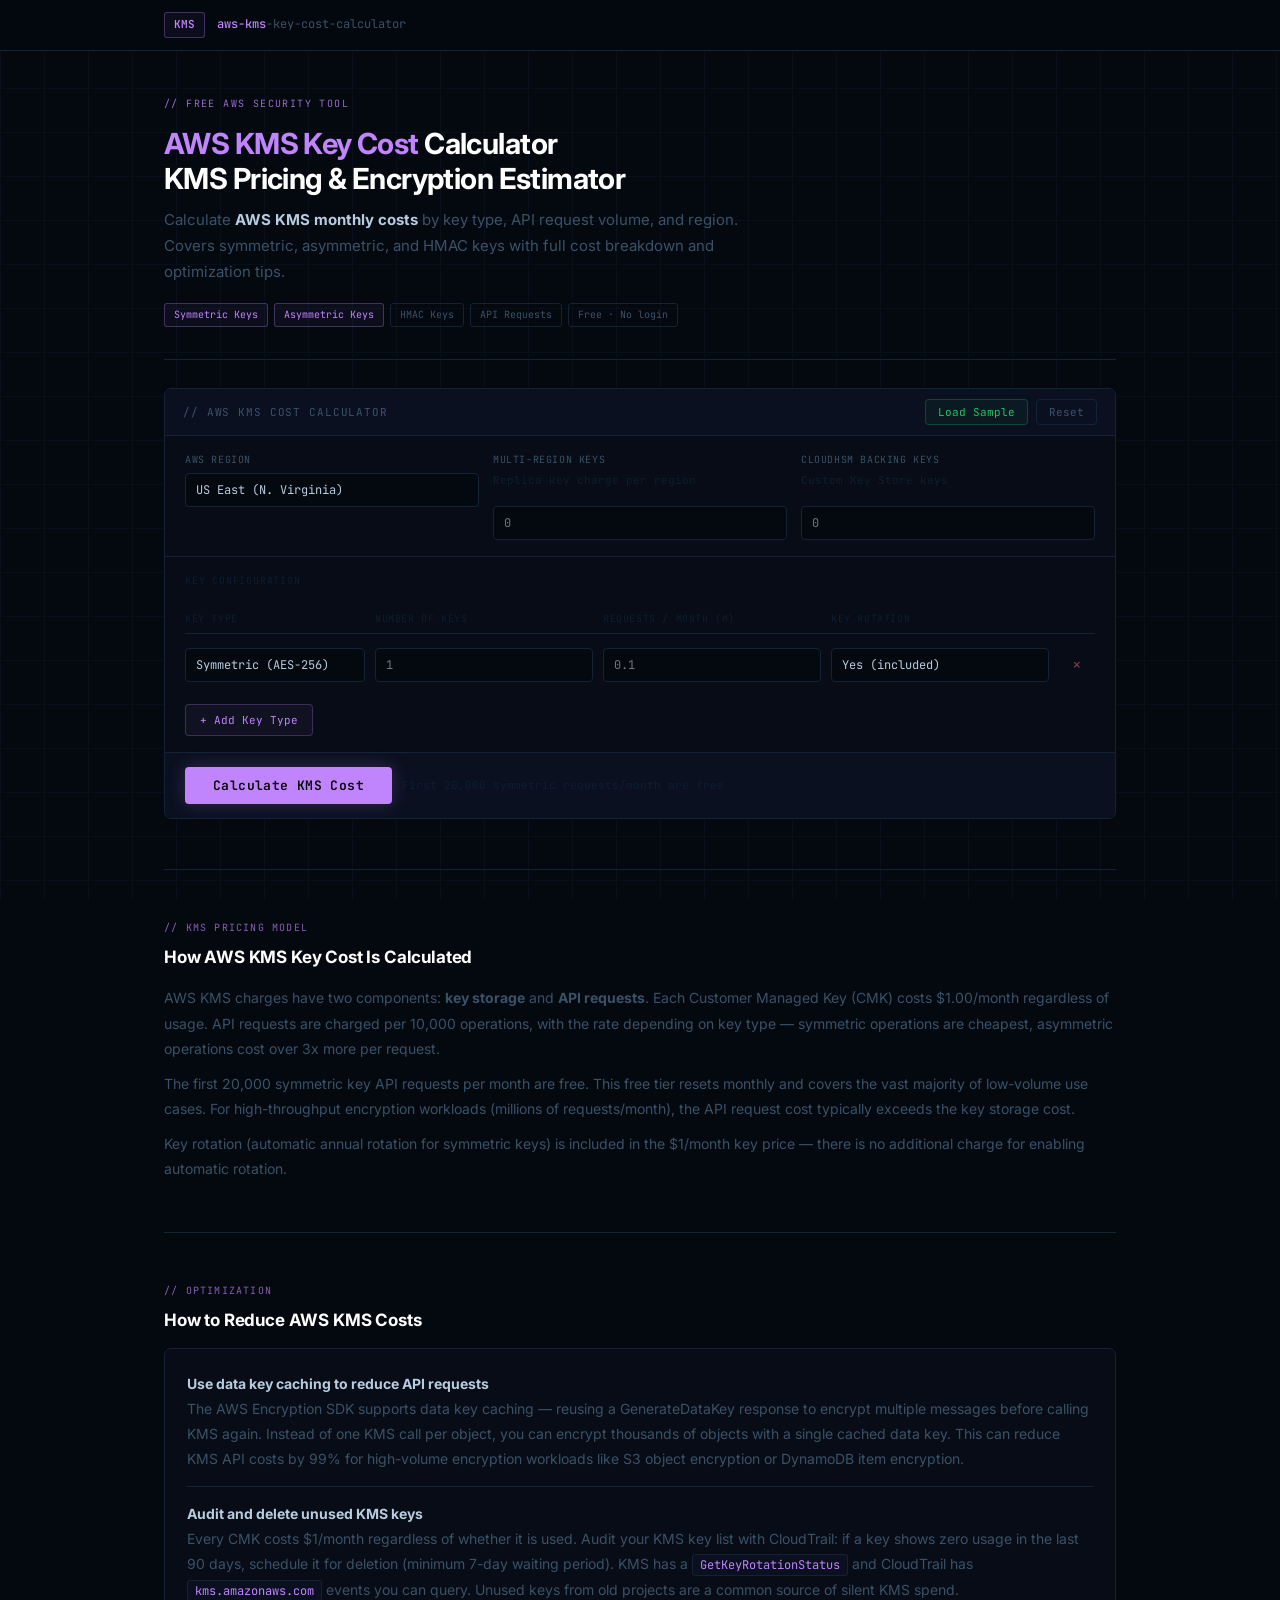
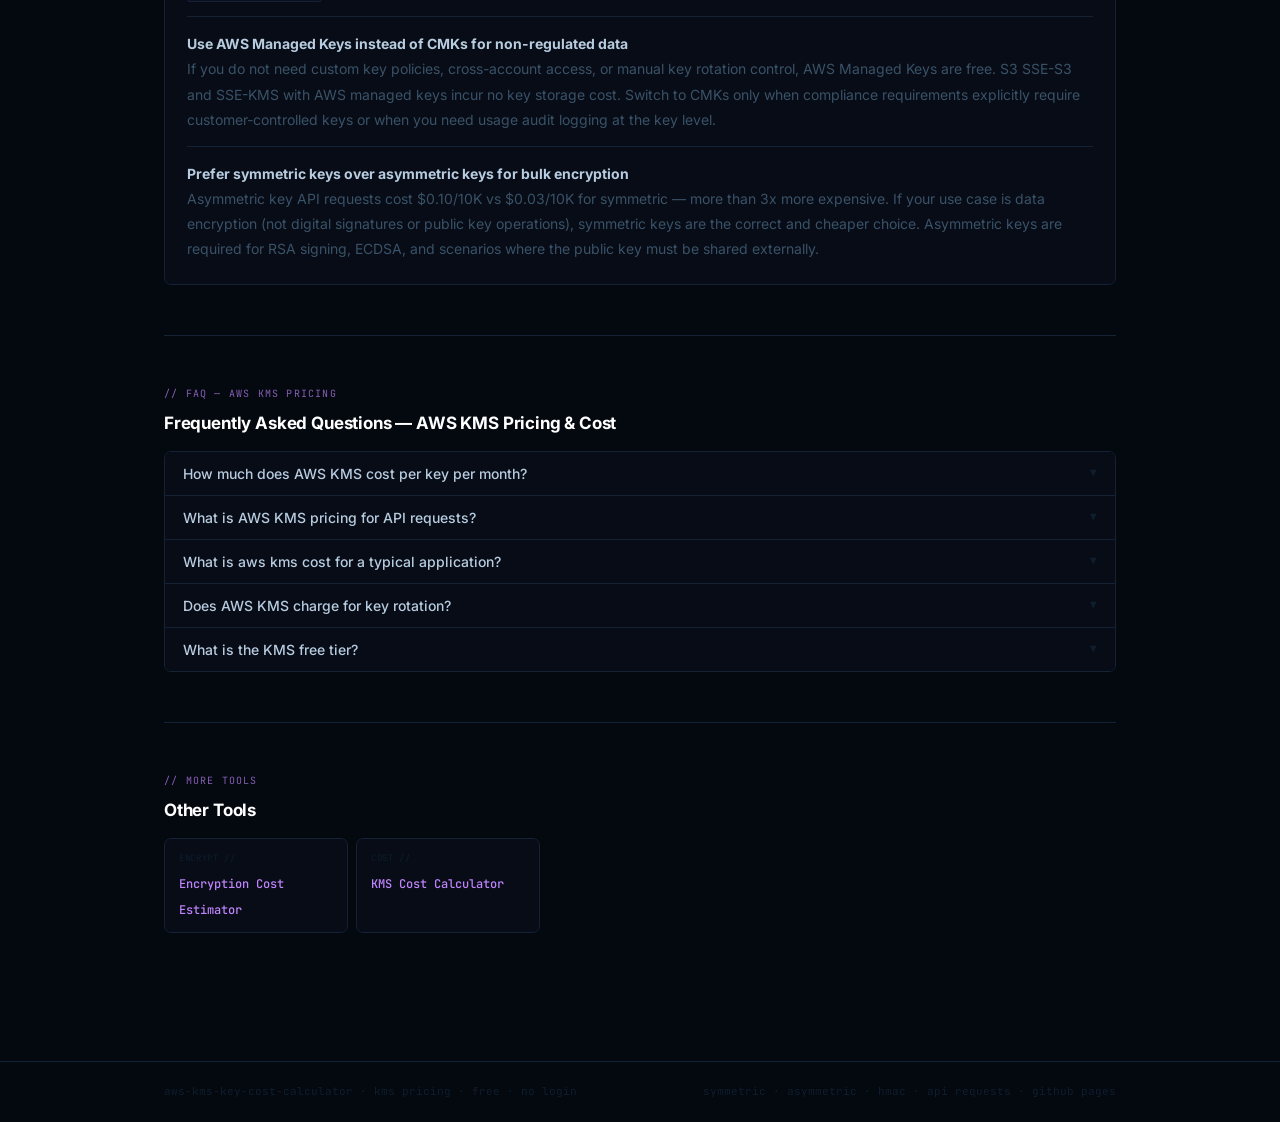
<file: index.html>
<!DOCTYPE html>

<html lang="en">
<head>
<meta charset="UTF-8">
<meta name="viewport" content="width=device-width, initial-scale=1.0">
<meta name="google-site-verification" content="PkLa_ViOo6FAHpvh8SacceMb95o9tePRdrqLNBz9X1M" />
<meta name="robots" content="index, follow">

<title>AWS KMS Key Cost Calculator – KMS Pricing &amp; Encryption Cost Estimator</title>

<meta name="description" content="Free AWS KMS cost calculator. Estimate monthly KMS key costs, API request charges, and encryption pricing for symmetric, asymmetric, and HMAC keys. Calculate aws kms key cost by key type, region, and request volume. No login required.">

<meta name="keywords" content="aws kms key cost, aws kms pricing, kms pricing, aws kms cost, aws key management service pricing, aws kms costs, kms pricing aws, kms cost calculator, aws kms pricing calculator, kms encryption cost">

<link rel="canonical" href="https://franrivalbigprojects.github.io/aws-kms-tools/">

<meta property="og:title" content="AWS KMS Key Cost Calculator – KMS Pricing Estimator">
<meta property="og:description" content="Calculate AWS KMS monthly costs. Enter key types, request volumes, and region to get a full cost breakdown. Free, no login.">
<meta property="og:type" content="website">

<link rel="preconnect" href="https://fonts.googleapis.com">
<link rel="preconnect" href="https://fonts.gstatic.com" crossorigin>
<link href="https://fonts.googleapis.com/css2?family=JetBrains+Mono:wght@400;500;600&family=Inter:wght@400;500;600;700&display=swap" rel="stylesheet">

<style>
:root {
  --bg: #04080f;
  --surface: #070c16;
  --surface2: #0b1020;
  --border: #0e1828;
  --border2: #142236;
  --kms: #c084fc;
  --kms-dim: rgba(192,132,252,0.1);
  --kms-dim2: rgba(192,132,252,0.05);
  --green: #22c55e;
  --green-dim: rgba(34,197,94,0.1);
  --green-dim2: rgba(34,197,94,0.05);
  --orange: #fb923c;
  --orange-dim: rgba(251,146,60,0.08);
  --blue: #60a5fa;
  --blue-dim: rgba(96,165,250,0.08);
  --yellow: #fbbf24;
  --yellow-dim: rgba(251,191,36,0.08);
  --red: #f87171;
  --red-dim: rgba(248,113,113,0.08);
  --text: #b8cce0;
  --text-muted: #3a5268;
  --text-dim: #0f1e2e;
  --mono: 'JetBrains Mono', monospace;
  --sans: 'Inter', sans-serif;
  --r: 7px;
}

* { box-sizing: border-box; margin: 0; padding: 0; }

body {
  font-family: var(--sans);
  background: var(--bg);
  color: var(--text);
  min-height: 100vh;
  line-height: 1.6;
}

body::after {
  content: "";
  position: fixed;
  inset: 0;
  background-image: linear-gradient(var(--border) 1px, transparent 1px), linear-gradient(90deg, var(--border) 1px, transparent 1px);
  background-size: 44px 44px;
  opacity: 0.45;
  pointer-events: none;
  z-index: 0;
}

header {
  border-bottom: 1px solid var(--border2);
  position: sticky;
  top: 0;
  z-index: 100;
  background: rgba(4,8,15,0.96);
  backdrop-filter: blur(12px);
}

.header-inner {
  max-width: 1000px;
  margin: 0 auto;
  padding: 0 24px;
  height: 50px;
  display: flex;
  align-items: center;
  gap: 12px;
  position: relative;
  z-index: 1;
}

.logo-pill {
  font-family: var(--mono);
  font-size: 11px;
  font-weight: 600;
  color: var(--kms);
  background: var(--kms-dim2);
  border: 1px solid rgba(192,132,252,0.3);
  border-radius: 3px;
  padding: 3px 9px;
}

.logo-text {
  font-family: var(--mono);
  font-size: 12px;
  color: var(--text-muted);
}

.logo-text strong { color: var(--kms); font-weight: 500; }

.wrapper {
  max-width: 1000px;
  margin: 0 auto;
  padding: 0 24px 80px;
  position: relative;
  z-index: 1;
}

/* HERO */
.hero {
  padding: 44px 0 32px;
  border-bottom: 1px solid var(--border2);
  margin-bottom: 28px;
}

.hero-tag {
  font-family: var(--mono);
  font-size: 10px;
  letter-spacing: 0.14em;
  text-transform: uppercase;
  color: var(--kms);
  margin-bottom: 14px;
  opacity: 0.8;
}

h1 {
  font-size: clamp(21px, 3vw, 29px);
  font-weight: 700;
  color: #fff;
  margin-bottom: 10px;
  letter-spacing: -0.02em;
  line-height: 1.2;
}

h1 em { font-style: normal; color: var(--kms); }

.hero-sub {
  font-size: 15px;
  color: var(--text-muted);
  max-width: 600px;
  line-height: 1.75;
  margin-bottom: 18px;
}

.hero-sub strong { color: var(--text); }

.pill-row { display: flex; flex-wrap: wrap; gap: 6px; }

.pill {
  font-family: var(--mono);
  font-size: 10px;
  padding: 3px 9px;
  border-radius: 3px;
  border: 1px solid;
}

.pill-kms { color: var(--kms); background: var(--kms-dim2); border-color: rgba(192,132,252,0.3); }
.pill-dim { color: var(--text-muted); border-color: var(--border2); }

/* TOOL */
.tool-shell {
  background: var(--surface);
  border: 1px solid var(--border2);
  border-radius: var(--r);
  overflow: hidden;
  margin-bottom: 18px;
}

.tool-topbar {
  background: var(--surface2);
  border-bottom: 1px solid var(--border2);
  padding: 10px 18px;
  display: flex;
  align-items: center;
  justify-content: space-between;
  flex-wrap: wrap;
  gap: 8px;
}

.topbar-label {
  font-family: var(--mono);
  font-size: 11px;
  color: var(--text-muted);
  text-transform: uppercase;
  letter-spacing: 0.08em;
}

.btn-sm {
  font-family: var(--mono);
  font-size: 11px;
  padding: 5px 12px;
  border-radius: 4px;
  cursor: pointer;
  border: 1px solid;
  transition: opacity 0.15s;
}

.btn-sm:hover { opacity: 0.75; }
.btn-kms   { background: var(--kms-dim2); color: var(--kms); border-color: rgba(192,132,252,0.3); }
.btn-ghost { background: transparent; color: var(--text-muted); border-color: var(--border2); }
.btn-green { background: var(--green-dim2); color: var(--green); border-color: rgba(34,197,94,0.25); }

/* KEY ROWS */
.keys-area {
  padding: 16px 20px;
  border-bottom: 1px solid var(--border2);
}

.keys-head {
  display: flex;
  align-items: center;
  justify-content: space-between;
  margin-bottom: 12px;
}

.keys-head-label {
  font-family: var(--mono);
  font-size: 10px;
  text-transform: uppercase;
  letter-spacing: 0.08em;
  color: var(--text-dim);
}

.key-row {
  display: grid;
  grid-template-columns: 180px 1fr 1fr 1fr 36px;
  gap: 10px;
  align-items: center;
  padding: 10px 0;
  border-bottom: 1px solid var(--border2);
}

.key-row:last-child { border-bottom: none; }

.key-row-head {
  font-family: var(--mono);
  font-size: 10px;
  text-transform: uppercase;
  letter-spacing: 0.06em;
  color: var(--text-dim);
  padding-bottom: 6px;
  border-bottom: 1px solid var(--border2);
  margin-bottom: 4px;
}

.kms-select, .kms-input {
  background: var(--bg);
  border: 1px solid var(--border2);
  border-radius: 4px;
  padding: 8px 10px;
  font-family: var(--mono);
  font-size: 12px;
  color: var(--text);
  width: 100%;
  -webkit-appearance: none;
  transition: border-color 0.2s;
}

.kms-select:focus, .kms-input:focus {
  outline: none;
  border-color: rgba(192,132,252,0.3);
}

.kms-select option { background: #0b1020; }

.key-del {
  font-size: 16px;
  color: var(--red);
  opacity: 0.5;
  cursor: pointer;
  text-align: center;
  transition: opacity 0.15s;
  font-family: var(--mono);
}

.key-del:hover { opacity: 1; }

.add-key-btn {
  margin-top: 12px;
  padding: 8px 14px;
  font-family: var(--mono);
  font-size: 11px;
  background: var(--kms-dim2);
  color: var(--kms);
  border: 1px solid rgba(192,132,252,0.25);
  border-radius: 4px;
  cursor: pointer;
  transition: opacity 0.15s;
}

.add-key-btn:hover { opacity: 0.75; }

/* Global settings */
.global-row {
  display: grid;
  grid-template-columns: 1fr 1fr 1fr;
  gap: 14px;
  padding: 16px 20px;
  border-bottom: 1px solid var(--border2);
}

.field { display: flex; flex-direction: column; gap: 5px; }

.field-label {
  font-family: var(--mono);
  font-size: 10px;
  color: var(--text-muted);
  letter-spacing: 0.06em;
  text-transform: uppercase;
}

.field-hint {
  font-size: 11px;
  color: var(--text-dim);
  font-family: var(--mono);
  margin-top: -2px;
}

/* Calculate button */
.calc-wrap {
  padding: 14px 20px;
  background: var(--surface2);
  display: flex;
  gap: 10px;
  align-items: center;
}

.btn-calc {
  padding: 10px 28px;
  font-family: var(--mono);
  font-size: 13px;
  font-weight: 600;
  background: var(--kms);
  color: #000;
  border: none;
  border-radius: 4px;
  cursor: pointer;
  letter-spacing: 0.03em;
  transition: opacity 0.15s, box-shadow 0.15s;
  box-shadow: 0 0 18px rgba(192,132,252,0.22);
}

.btn-calc:hover { opacity: 0.87; box-shadow: 0 0 28px rgba(192,132,252,0.38); }

/* RESULTS */
#resultsWrap { display: none; }

.results-grid {
  display: grid;
  grid-template-columns: repeat(4, 1fr);
  gap: 10px;
  margin-bottom: 14px;
}

.res-card {
  background: var(--surface2);
  border: 1px solid var(--border2);
  border-radius: var(--r);
  padding: 16px;
  position: relative;
  overflow: hidden;
}

.res-card::before {
  content: '';
  position: absolute;
  top: 0; left: 0; right: 0;
  height: 2px;
}

.rc-kms::before   { background: var(--kms); }
.rc-blue::before  { background: var(--blue); }
.rc-green::before { background: var(--green); }
.rc-orange::before{ background: var(--orange); }

.rc-label { font-family: var(--mono); font-size: 9px; text-transform: uppercase; letter-spacing: 0.1em; color: var(--text-dim); margin-bottom: 8px; }
.rc-val   { font-family: var(--mono); font-size: 22px; font-weight: 600; line-height: 1; margin-bottom: 3px; }
.rc-sub   { font-family: var(--mono); font-size: 10px; color: var(--text-muted); }

/* Breakdown */
.breakdown {
  background: var(--surface);
  border: 1px solid var(--border2);
  border-radius: var(--r);
  overflow: hidden;
  margin-bottom: 14px;
}

.bt-head {
  background: var(--surface2);
  border-bottom: 1px solid var(--border2);
  padding: 8px 16px;
  font-family: var(--mono);
  font-size: 10px;
  text-transform: uppercase;
  letter-spacing: 0.08em;
  color: var(--text-muted);
}

.bt-row {
  display: flex;
  justify-content: space-between;
  align-items: center;
  padding: 9px 16px;
  border-bottom: 1px solid var(--border2);
  font-family: var(--mono);
  font-size: 12px;
}

.bt-row:last-child { border-bottom: none; }
.bt-row:hover { background: rgba(192,132,252,0.02); }
.bt-key { color: var(--text-muted); }
.bt-val { color: var(--text); }
.bt-total { color: var(--kms); font-size: 14px; font-weight: 600; }

/* Key breakdown table */
.key-table {
  background: var(--surface);
  border: 1px solid var(--border2);
  border-radius: var(--r);
  overflow: hidden;
  margin-bottom: 14px;
}

.kt-row {
  display: grid;
  grid-template-columns: 160px 1fr 1fr 1fr 1fr;
  border-bottom: 1px solid var(--border2);
}

.kt-row:last-child { border-bottom: none; }
.kt-row.kt-head { background: var(--surface2); }
.kt-row.kt-highlight { background: var(--kms-dim2); }

.kt-cell {
  padding: 9px 12px;
  font-family: var(--mono);
  font-size: 11px;
  color: var(--text-muted);
  border-right: 1px solid var(--border2);
  display: flex;
  align-items: center;
}

.kt-cell:last-child { border-right: none; }
.kt-head .kt-cell { color: var(--text-dim); font-size: 10px; letter-spacing: 0.06em; text-transform: uppercase; }

/* Optimization tip */
.opt-card {
  background: var(--surface);
  border: 1px solid var(--border2);
  border-left: 3px solid var(--green);
  border-radius: var(--r);
  padding: 14px 18px;
  margin-bottom: 14px;
  font-size: 13px;
  color: var(--text-muted);
  line-height: 1.65;
}

.opt-card strong { color: var(--green); }

/* DIVIDER */
hr.divider { border: none; border-top: 1px solid var(--border2); margin: 50px 0; }

.content-section { margin-bottom: 48px; }

.section-eyebrow {
  font-family: var(--mono);
  font-size: 10px;
  letter-spacing: 0.12em;
  text-transform: uppercase;
  color: var(--kms);
  opacity: 0.7;
  margin-bottom: 8px;
  display: block;
}

h3 {
  font-size: 17px;
  font-weight: 700;
  color: #fff;
  margin-bottom: 14px;
  letter-spacing: -0.01em;
}

p {
  font-size: 14px;
  color: var(--text-muted);
  line-height: 1.8;
  margin-bottom: 10px;
}

code {
  font-family: var(--mono);
  font-size: 12px;
  background: var(--surface2);
  color: var(--kms);
  padding: 2px 7px;
  border-radius: 3px;
  border: 1px solid var(--border2);
}

.dense-block {
  background: var(--surface);
  border: 1px solid var(--border2);
  border-radius: var(--r);
  padding: 22px;
  margin-top: 14px;
}

.dense-block p { margin-bottom: 14px; padding-bottom: 14px; border-bottom: 1px solid var(--border2); }
.dense-block p:last-child { margin-bottom: 0; padding-bottom: 0; border-bottom: none; }
.dense-block strong { color: var(--text); }

.faq-list {
  margin-top: 14px;
  border: 1px solid var(--border2);
  border-radius: var(--r);
  overflow: hidden;
}

.faq-item { border-bottom: 1px solid var(--border2); }
.faq-item:last-child { border-bottom: none; }

.faq-q {
  width: 100%;
  text-align: left;
  background: var(--surface);
  border: none;
  padding: 13px 18px;
  font-size: 14px;
  color: var(--text);
  font-family: var(--sans);
  cursor: pointer;
  display: flex;
  justify-content: space-between;
  align-items: center;
  gap: 12px;
  transition: background 0.15s;
  font-weight: 500;
}

.faq-q:hover { background: var(--kms-dim2); }
.faq-arrow { font-family: var(--mono); font-size: 11px; color: var(--text-dim); transition: transform 0.2s; flex-shrink: 0; }
.faq-item.open .faq-arrow { transform: rotate(180deg); }

.faq-a {
  display: none;
  padding: 0 18px 13px;
  font-size: 13px;
  color: var(--text-muted);
  line-height: 1.75;
  border-top: 1px solid var(--border2);
  background: var(--bg);
}

.faq-item.open .faq-a { display: block; }

.other-tools {
  display: grid;
  grid-template-columns: repeat(auto-fill, minmax(160px, 1fr));
  gap: 8px;
  margin-top: 12px;
}

.otl {
  background: var(--surface);
  border: 1px solid var(--border2);
  border-radius: var(--r);
  padding: 11px 14px;
  text-decoration: none;
  display: block;
  transition: border-color 0.15s, background 0.15s;
}

.otl:hover { border-color: rgba(192,132,252,0.3); background: var(--kms-dim2); }
.otl-eye  { font-family: var(--mono); font-size: 9px; color: var(--text-dim); text-transform: uppercase; letter-spacing: 0.07em; margin-bottom: 4px; }
.otl-name { font-family: var(--mono); font-size: 12px; color: var(--kms); font-weight: 500; }

footer { border-top: 1px solid var(--border2); padding: 20px 0; position: relative; z-index: 1; }

.footer-inner {
  max-width: 1000px;
  margin: 0 auto;
  padding: 0 24px;
  display: flex;
  justify-content: space-between;
  align-items: center;
  flex-wrap: wrap;
  gap: 8px;
}

footer p { font-family: var(--mono); font-size: 11px; color: var(--text-dim); margin: 0; }

@media (max-width: 680px) {
  .key-row { grid-template-columns: 1fr 1fr; }
  .global-row { grid-template-columns: 1fr 1fr; }
  .results-grid { grid-template-columns: 1fr 1fr; }
  .kt-row { grid-template-columns: 100px repeat(4, 1fr); font-size: 10px; }
}
</style>

<script type="application/ld+json">
{
  "@context": "https://schema.org",
  "@type": "SoftwareApplication",
  "name": "AWS KMS Key Cost Calculator",
  "applicationCategory": "DeveloperApplication",
  "operatingSystem": "Web",
  "offers": { "@type": "Offer", "price": "0", "priceCurrency": "USD" },
  "description": "Free AWS KMS key cost calculator. Estimate monthly KMS costs by key type (symmetric, asymmetric, HMAC), API request volume, region, and key rotation. Calculates aws kms key cost, aws kms pricing, and total encryption spend. No login required.",
  "featureList": "KMS key cost calculation, symmetric asymmetric HMAC pricing, API request cost, key rotation cost, region pricing, optimization recommendations"
}
</script>

<script type="application/ld+json">
{
  "@context": "https://schema.org",
  "@type": "FAQPage",
  "mainEntity": [
    {
      "@type": "Question",
      "name": "How much does AWS KMS cost per key?",
      "acceptedAnswer": {
        "@type": "Answer",
        "text": "AWS KMS Customer Managed Keys (CMKs) cost $1.00 per key per month, regardless of key type or usage. AWS Managed Keys (created automatically by AWS services like S3, EBS, RDS) are free — you do not pay the $1/month fee for these keys. API request charges are separate and apply to all key types. Key rotation does not increase the key cost."
      }
    },
    {
      "@type": "Question",
      "name": "What is AWS KMS pricing for API requests?",
      "acceptedAnswer": {
        "@type": "Answer",
        "text": "AWS KMS API request pricing: Symmetric key requests (Encrypt, Decrypt, GenerateDataKey, etc.) cost $0.03 per 10,000 requests. Asymmetric key requests (Sign, Verify, GetPublicKey) cost $0.10 per 10,000 requests. HMAC key requests (GenerateMac, VerifyMac) cost $0.15 per 10,000 requests. The first 20,000 symmetric key requests per month are free. Prices vary slightly by region."
      }
    },
    {
      "@type": "Question",
      "name": "What is the difference between aws kms key cost for symmetric vs asymmetric keys?",
      "acceptedAnswer": {
        "@type": "Answer",
        "text": "Both symmetric and asymmetric Customer Managed Keys cost $1.00/key/month. The difference is in API request pricing: symmetric operations cost $0.03 per 10,000 requests; asymmetric operations cost $0.10 per 10,000 requests — over 3x more expensive per request. High-volume signing workloads should use symmetric keys where possible. Asymmetric keys are required for digital signatures and public key encryption."
      }
    },
    {
      "@type": "Question",
      "name": "Are AWS Managed Keys free in KMS?",
      "acceptedAnswer": {
        "@type": "Answer",
        "text": "Yes. AWS Managed Keys (keys created and managed by AWS services like aws/s3, aws/ebs, aws/rds) have no $1/month key fee. However, API requests made through AWS services using these keys are still charged at the standard request rates. Customer Managed Keys give you more control (custom rotation, key policies, usage grants) but cost $1/month each."
      }
    }
  ]
}
</script>

</head>

<body>

<header>
  <div class="header-inner">
    <span class="logo-pill">KMS</span>
    <span class="logo-text"><strong>aws-kms</strong>-key-cost-calculator</span>
  </div>
</header>

<div class="wrapper">

  <section class="hero">
    <p class="hero-tag">// Free AWS Security Tool</p>
    <h1><em>AWS KMS Key Cost</em> Calculator<br>KMS Pricing &amp; Encryption Estimator</h1>
    <p class="hero-sub">
      Calculate <strong>AWS KMS monthly costs</strong> by key type, API request volume, and region. Covers symmetric, asymmetric, and HMAC keys with full cost breakdown and optimization tips.
    </p>
    <div class="pill-row">
      <span class="pill pill-kms">Symmetric Keys</span>
      <span class="pill pill-kms">Asymmetric Keys</span>
      <span class="pill pill-dim">HMAC Keys</span>
      <span class="pill pill-dim">API Requests</span>
      <span class="pill pill-dim">Free &middot; No login</span>
    </div>
  </section>

  <!-- TOOL -->

  <div class="tool-shell">
    <div class="tool-topbar">
      <span class="topbar-label">// AWS KMS Cost Calculator</span>
      <div style="display:flex;gap:8px;">
        <button class="btn-sm btn-green" onclick="loadSample()">Load Sample</button>
        <button class="btn-sm btn-ghost" onclick="resetCalc()">Reset</button>
      </div>
    </div>


<!-- Global settings -->
<div class="global-row">
  <div class="field">
    <label class="field-label">AWS Region</label>
    <select class="kms-select" id="regionSelect">
      <option value="use1">US East (N. Virginia)</option>
      <option value="usw2">US West (Oregon)</option>
      <option value="euw1">EU West (Ireland)</option>
      <option value="apse1">AP Southeast (Singapore)</option>
      <option value="apne1">AP Northeast (Tokyo)</option>
    </select>
  </div>
  <div class="field">
    <label class="field-label">Multi-Region Keys</label>
    <p class="field-hint">Replica key charge per region</p>
    <input class="kms-input" type="number" id="multiRegionReplicas" placeholder="0" min="0">
  </div>
  <div class="field">
    <label class="field-label">CloudHSM Backing Keys</label>
    <p class="field-hint">Custom Key Store keys</p>
    <input class="kms-input" type="number" id="hsmKeys" placeholder="0" min="0">
  </div>
</div>

<!-- Key rows -->
<div class="keys-area">
  <div class="keys-head">
    <span class="keys-head-label">Key Configuration</span>
  </div>

  <!-- Header row -->
  <div class="key-row key-row-head">
    <span style="font-family:var(--mono);font-size:10px;color:var(--text-dim);text-transform:uppercase;letter-spacing:0.06em;">Key Type</span>
    <span style="font-family:var(--mono);font-size:10px;color:var(--text-dim);text-transform:uppercase;letter-spacing:0.06em;">Number of Keys</span>
    <span style="font-family:var(--mono);font-size:10px;color:var(--text-dim);text-transform:uppercase;letter-spacing:0.06em;">Requests / Month (M)</span>
    <span style="font-family:var(--mono);font-size:10px;color:var(--text-dim);text-transform:uppercase;letter-spacing:0.06em;">Key Rotation</span>
    <span></span>
  </div>

  <div id="keyRowsContainer"></div>

  <button class="add-key-btn" onclick="addKeyRow()">+ Add Key Type</button>
</div>

<div class="calc-wrap">
  <button class="btn-calc" onclick="calcKMS()">Calculate KMS Cost</button>
  <span style="font-family:var(--mono);font-size:11px;color:var(--text-dim);">First 20,000 symmetric requests/month are free</span>
</div>


  </div>

  <!-- RESULTS -->

  <div id="resultsWrap">
    <div class="results-grid" id="resultsCards"></div>
    <div class="breakdown" id="breakdownTable"></div>
    <div class="key-table" id="keyTable"></div>
    <div class="opt-card" id="optCard" style="display:none;"></div>
  </div>

  <hr class="divider">

  <section class="content-section">
    <span class="section-eyebrow">// KMS pricing model</span>
    <h3>How AWS KMS Key Cost Is Calculated</h3>
    <p>AWS KMS charges have two components: <strong>key storage</strong> and <strong>API requests</strong>. Each Customer Managed Key (CMK) costs $1.00/month regardless of usage. API requests are charged per 10,000 operations, with the rate depending on key type — symmetric operations are cheapest, asymmetric operations cost over 3x more per request.</p>
    <p>The first 20,000 symmetric key API requests per month are free. This free tier resets monthly and covers the vast majority of low-volume use cases. For high-throughput encryption workloads (millions of requests/month), the API request cost typically exceeds the key storage cost.</p>
    <p>Key rotation (automatic annual rotation for symmetric keys) is included in the $1/month key price — there is no additional charge for enabling automatic rotation.</p>
  </section>

  <hr class="divider">

  <section class="content-section">
    <span class="section-eyebrow">// Optimization</span>
    <h3>How to Reduce AWS KMS Costs</h3>
    <div class="dense-block">
      <p><strong>Use data key caching to reduce API requests</strong><br>
      The AWS Encryption SDK supports data key caching — reusing a GenerateDataKey response to encrypt multiple messages before calling KMS again. Instead of one KMS call per object, you can encrypt thousands of objects with a single cached data key. This can reduce KMS API costs by 99% for high-volume encryption workloads like S3 object encryption or DynamoDB item encryption.</p>


  <p><strong>Audit and delete unused KMS keys</strong><br>
  Every CMK costs $1/month regardless of whether it is used. Audit your KMS key list with CloudTrail: if a key shows zero usage in the last 90 days, schedule it for deletion (minimum 7-day waiting period). KMS has a <code>GetKeyRotationStatus</code> and CloudTrail has <code>kms.amazonaws.com</code> events you can query. Unused keys from old projects are a common source of silent KMS spend.</p>

  <p><strong>Use AWS Managed Keys instead of CMKs for non-regulated data</strong><br>
  If you do not need custom key policies, cross-account access, or manual key rotation control, AWS Managed Keys are free. S3 SSE-S3 and SSE-KMS with AWS managed keys incur no key storage cost. Switch to CMKs only when compliance requirements explicitly require customer-controlled keys or when you need usage audit logging at the key level.</p>

  <p><strong>Prefer symmetric keys over asymmetric keys for bulk encryption</strong><br>
  Asymmetric key API requests cost $0.10/10K vs $0.03/10K for symmetric — more than 3x more expensive. If your use case is data encryption (not digital signatures or public key operations), symmetric keys are the correct and cheaper choice. Asymmetric keys are required for RSA signing, ECDSA, and scenarios where the public key must be shared externally.</p>
</div>

  </section>

  <hr class="divider">

  <section class="content-section">
    <span class="section-eyebrow">// FAQ — aws kms pricing</span>
    <h3>Frequently Asked Questions — AWS KMS Pricing &amp; Cost</h3>
    <div class="faq-list">
      <div class="faq-item">
        <button class="faq-q" onclick="toggleFaq(this)">How much does AWS KMS cost per key per month?<span class="faq-arrow">&#9660;</span></button>
        <div class="faq-a">Each Customer Managed Key (CMK) costs $1.00 per month. AWS Managed Keys are free. Multi-Region replica keys also cost $1.00/month each. Keys pending deletion do not incur charges during the waiting period. CloudHSM-backed keys in a Custom Key Store may have additional CloudHSM cluster costs.</div>
      </div>
      <div class="faq-item">
        <button class="faq-q" onclick="toggleFaq(this)">What is AWS KMS pricing for API requests?<span class="faq-arrow">&#9660;</span></button>
        <div class="faq-a">Symmetric key requests: $0.03 per 10,000 (first 20,000 free/month). Asymmetric key requests: $0.10 per 10,000. HMAC key requests: $0.15 per 10,000. Prices are per the AWS US East region and vary slightly in other regions. Requests include Encrypt, Decrypt, GenerateDataKey, Sign, Verify, GenerateMac, and other cryptographic operations.</div>
      </div>
      <div class="faq-item">
        <button class="faq-q" onclick="toggleFaq(this)">What is aws kms cost for a typical application?<span class="faq-arrow">&#9660;</span></button>
        <div class="faq-a">A typical application with 5 CMKs and 1 million symmetric requests/month: Keys = 5 × $1 = $5/month. Requests = (1,000,000 - 20,000 free) / 10,000 × $0.03 = $2.94/month. Total = ~$8/month. High-volume applications encrypting 100M objects/month: $5 + (100M / 10K × $0.03) = $5 + $300 = $305/month — data key caching could reduce the $300 request cost to under $1.</div>
      </div>
      <div class="faq-item">
        <button class="faq-q" onclick="toggleFaq(this)">Does AWS KMS charge for key rotation?<span class="faq-arrow">&#9660;</span></button>
        <div class="faq-a">No. Automatic key rotation is included in the $1/month key price — enabling rotation does not add any charge. When a key is rotated, KMS retains all previous key material (for decrypting older data) and the key ID remains the same. The only cost is the $1/month for the key itself, regardless of how many times it has been rotated.</div>
      </div>
      <div class="faq-item">
        <button class="faq-q" onclick="toggleFaq(this)">What is the KMS free tier?<span class="faq-arrow">&#9660;</span></button>
        <div class="faq-a">AWS KMS offers 20,000 free symmetric key API requests per month. This resets monthly. There is no free tier for key storage ($1/key/month applies from the first key), asymmetric requests, or HMAC requests. The free 20K requests cover most low-volume use cases such as small applications with infrequent encryption operations.</div>
      </div>
    </div>
  </section>

  <hr class="divider">

  <section class="content-section">
    <span class="section-eyebrow">// More tools</span>
    <h3>Other Tools</h3>
    <div class="other-tools">
      <a href="encryption_cost_estimator/" class="otl">
        <p class="otl-eye">encrypt //</p>
        <span class="otl-name">Encryption Cost Estimator</span>
      </a>
      <a href="kms_cost_calculator/" class="otl">
        <p class="otl-eye">cost //</p>
        <span class="otl-name">KMS Cost Calculator</span>
      </a>
    </div>
  </section>

</div>

<footer>
  <div class="footer-inner">
    <p>aws-kms-key-cost-calculator &middot; kms pricing &middot; free &middot; no login</p>
    <p>symmetric &middot; asymmetric &middot; hmac &middot; api requests &middot; github pages</p>
  </div>
</footer>

<script>
// ─── PRICING DATA ───
var PRICING = {
  use1:  { key: 1.00, sym: 0.03,  asym: 0.10,  hmac: 0.15,  hsm: 1.50 },
  usw2:  { key: 1.00, sym: 0.03,  asym: 0.10,  hmac: 0.15,  hsm: 1.50 },
  euw1:  { key: 1.00, sym: 0.033, asym: 0.110, hmac: 0.165, hsm: 1.65 },
  apse1: { key: 1.00, sym: 0.036, asym: 0.12,  hmac: 0.18,  hsm: 1.80 },
  apne1: { key: 1.00, sym: 0.036, asym: 0.12,  hmac: 0.18,  hsm: 1.80 }
};

var KEY_TYPES = [
  { id: 'sym',  label: 'Symmetric (AES-256)', rateKey: 'sym' },
  { id: 'asym', label: 'Asymmetric (RSA/ECC)', rateKey: 'asym' },
  { id: 'hmac', label: 'HMAC', rateKey: 'hmac' }
];

var rowCount = 0;
var rows = [];

function addKeyRow(type, numKeys, reqM, rotation) {
  rowCount++;
  var id = rowCount;

  var container = document.getElementById('keyRowsContainer');
  var row = document.createElement('div');
  row.className = 'key-row';
  row.id = 'krow-' + id;

  // Key type select
  var sel = document.createElement('select');
  sel.className = 'kms-select';
  sel.id = 'ktype-' + id;
  KEY_TYPES.forEach(function(kt) {
    var opt = document.createElement('option');
    opt.value = kt.id;
    opt.textContent = kt.label;
    if (type && kt.id === type) opt.selected = true;
    sel.appendChild(opt);
  });

  // Number of keys
  var numInput = document.createElement('input');
  numInput.type = 'number';
  numInput.className = 'kms-input';
  numInput.id = 'knum-' + id;
  numInput.placeholder = '1';
  numInput.min = '1';
  if (numKeys) numInput.value = numKeys;

  // Requests per month (millions)
  var reqInput = document.createElement('input');
  reqInput.type = 'number';
  reqInput.className = 'kms-input';
  reqInput.id = 'kreq-' + id;
  reqInput.placeholder = '0.1';
  reqInput.min = '0';
  reqInput.step = '0.1';
  if (reqM !== undefined) reqInput.value = reqM;

  // Rotation toggle
  var rotSel = document.createElement('select');
  rotSel.className = 'kms-select';
  rotSel.id = 'krot-' + id;
  var optYes = document.createElement('option'); optYes.value = 'yes'; optYes.textContent = 'Yes (included)';
  var optNo  = document.createElement('option'); optNo.value  = 'no';  optNo.textContent  = 'No';
  rotSel.appendChild(optYes);
  rotSel.appendChild(optNo);
  if (rotation === 'no') optNo.selected = true;

  // Delete button
  var del = document.createElement('div');
  del.className = 'key-del';
  del.textContent = '\u00d7';
  del.onclick = (function(rowId) {
    return function() {
      var el = document.getElementById('krow-' + rowId);
      if (el) el.remove();
      rows = rows.filter(function(r) { return r !== rowId; });
    };
  })(id);

  row.appendChild(sel);
  row.appendChild(numInput);
  row.appendChild(reqInput);
  row.appendChild(rotSel);
  row.appendChild(del);
  container.appendChild(row);
  rows.push(id);
}

function fmt(n) { return '$' + n.toFixed(2); }

function calcKMS() {
  var p = PRICING[document.getElementById('regionSelect').value] || PRICING.use1;
  var mrReplicas = parseFloat(document.getElementById('multiRegionReplicas').value) || 0;
  var hsmKeyCount = parseFloat(document.getElementById('hsmKeys').value) || 0;

  var totalKeyCost = 0;
  var totalReqCost = 0;
  var keyDetails = [];

  var freeSymRemaining = 20000; // 20K free symmetric requests/month

  rows.forEach(function(id) {
    var typeEl = document.getElementById('ktype-' + id);
    var numEl  = document.getElementById('knum-' + id);
    var reqEl  = document.getElementById('kreq-' + id);
    if (!typeEl || !numEl) return;

    var keyType = typeEl.value;
    var numKeys = parseFloat(numEl.value) || 1;
    var reqM    = parseFloat(reqEl.value) || 0;
    var totalReqs = reqM * 1000000;

    var keyCost = numKeys * p.key;

    var reqCost = 0;
    var rate = keyType === 'sym' ? p.sym : keyType === 'asym' ? p.asym : p.hmac;

    if (keyType === 'sym' && freeSymRemaining > 0) {
      var freeUsed = Math.min(totalReqs, freeSymRemaining);
      freeSymRemaining -= freeUsed;
      var billableReqs = totalReqs - freeUsed;
      reqCost = (billableReqs / 10000) * rate;
    } else {
      reqCost = (totalReqs / 10000) * rate;
    }

    var rowTotal = keyCost + reqCost;
    totalKeyCost += keyCost;
    totalReqCost += reqCost;

    var typeLabel = keyType === 'sym' ? 'Symmetric' : keyType === 'asym' ? 'Asymmetric' : 'HMAC';
    keyDetails.push({
      type: typeLabel,
      keys: numKeys,
      reqs: reqM,
      keyCost: keyCost,
      reqCost: reqCost,
      total: rowTotal,
      rate: rate
    });
  });

  // Multi-region + HSM
  var mrCost  = mrReplicas * p.key;
  var hsmCost = hsmKeyCount * p.hsm;

  var totalMonthly = totalKeyCost + totalReqCost + mrCost + hsmCost;
  var totalAnnual  = totalMonthly * 12;

  // Result cards
  var cardsEl = document.getElementById('resultsCards');
  cardsEl.innerHTML = '';

  function makeCard(cls, label, val, sub) {
    var c = document.createElement('div'); c.className = 'res-card rc-' + cls;
    var l = document.createElement('div'); l.className = 'rc-label'; l.textContent = label;
    var v = document.createElement('div'); v.className = 'rc-val';
    var colors = { kms: 'var(--kms)', blue: 'var(--blue)', green: 'var(--green)', orange: 'var(--orange)' };
    v.style.color = colors[cls] || 'var(--text)';
    v.textContent = val;
    var s = document.createElement('div'); s.className = 'rc-sub'; s.textContent = sub;
    c.appendChild(l); c.appendChild(v); c.appendChild(s);
    return c;
  }

  cardsEl.appendChild(makeCard('kms',    'Monthly Total',   fmt(totalMonthly),  rows.length + ' key group' + (rows.length !== 1 ? 's' : '') + ' configured'));
  cardsEl.appendChild(makeCard('blue',   'Annual Estimate', fmt(totalAnnual),   'x12 months'));
  cardsEl.appendChild(makeCard('green',  'Key Storage Cost',fmt(totalKeyCost + mrCost + hsmCost), '$1.00/key/month'));
  cardsEl.appendChild(makeCard('orange', 'API Request Cost', fmt(totalReqCost), '20K sym requests free/mo'));

  // Breakdown table
  var bt = document.getElementById('breakdownTable');
  bt.innerHTML = '';
  var bHead = document.createElement('div'); bHead.className = 'bt-head'; bHead.textContent = 'Cost Breakdown';
  bt.appendChild(bHead);

  function bRow(key, val, bold) {
    var row = document.createElement('div'); row.className = 'bt-row';
    var k = document.createElement('span'); k.className = 'bt-key'; k.textContent = key;
    var v = document.createElement('span'); v.className = bold ? 'bt-total' : 'bt-val'; v.textContent = val;
    row.appendChild(k); row.appendChild(v); bt.appendChild(row);
  }

  keyDetails.forEach(function(d) {
    bRow(d.type + ' (' + d.keys + ' key' + (d.keys !== 1 ? 's' : '') + ' × $1.00)', fmt(d.keyCost));
    if (d.reqs > 0) {
      bRow('  API requests (' + d.reqs + 'M × $' + d.rate.toFixed(3) + '/10K)', fmt(d.reqCost));
    }
  });

  if (mrReplicas > 0) bRow('Multi-Region replicas (' + mrReplicas + ' × $1.00)', fmt(mrCost));
  if (hsmCost > 0) bRow('CloudHSM-backed keys (' + hsmKeyCount + ' × $' + p.hsm + '/key)', fmt(hsmCost));
  bRow('Monthly total', fmt(totalMonthly), true);
  bRow('Annual total', fmt(totalAnnual));

  // Per-key type table
  var kt = document.getElementById('keyTable');
  kt.innerHTML = '';

  var hRow = document.createElement('div'); hRow.className = 'kt-row kt-head';
  ['Key Type', 'Keys', 'Requests/mo', 'Key Cost', 'Request Cost', 'Total'].forEach(function(h) {
    var c = document.createElement('div'); c.className = 'kt-cell'; c.textContent = h; hRow.appendChild(c);
  });
  kt.appendChild(hRow);

  keyDetails.forEach(function(d) {
    var row = document.createElement('div'); row.className = 'kt-row';
    [d.type, d.keys, d.reqs + 'M', fmt(d.keyCost), fmt(d.reqCost), fmt(d.total)].forEach(function(v) {
      var c = document.createElement('div'); c.className = 'kt-cell'; c.textContent = v; row.appendChild(c);
    });
    kt.appendChild(row);
  });

  // Optimization tip
  var oc = document.getElementById('optCard');
  var tips = [];

  if (totalReqCost > totalKeyCost * 3) {
    tips.push('Your API request cost is significantly higher than key storage. Consider implementing data key caching with the AWS Encryption SDK to reduce KMS calls by up to 99%.');
  }

  var hasAsym = keyDetails.some(function(d) { return d.type === 'Asymmetric' && d.reqs > 0.5; });
  if (hasAsym) {
    tips.push('High asymmetric request volume detected. Asymmetric requests cost 3x more than symmetric. If these are bulk encryption operations (not signatures), switch to symmetric keys.');
  }

  if (tips.length > 0) {
    oc.style.display = 'block';
    oc.innerHTML = '<strong>Optimization Opportunities:</strong> ' + tips.join(' ');
  } else {
    oc.style.display = 'none';
  }

  document.getElementById('resultsWrap').style.display = 'block';
  document.getElementById('resultsWrap').scrollIntoView({ behavior: 'smooth', block: 'start' });
}

function loadSample() {
  document.getElementById('multiRegionReplicas').value = '2';
  document.getElementById('hsmKeys').value = '0';
  // Clear existing rows
  document.getElementById('keyRowsContainer').innerHTML = '';
  rows = [];
  addKeyRow('sym',  '5', '1.0',  'yes');
  addKeyRow('asym', '2', '0.1',  'yes');
  addKeyRow('hmac', '1', '0.05', 'no');
  setTimeout(calcKMS, 50);
}

function resetCalc() {
  document.getElementById('keyRowsContainer').innerHTML = '';
  rows = [];
  document.getElementById('multiRegionReplicas').value = '';
  document.getElementById('hsmKeys').value = '';
  document.getElementById('resultsWrap').style.display = 'none';
  addKeyRow('sym', '', '', 'yes');
}

function toggleFaq(btn) {
  btn.parentElement.classList.toggle('open');
}

// Init with one empty symmetric key row
addKeyRow('sym', '', '', 'yes');
</script>

</body>
</html>
</file>
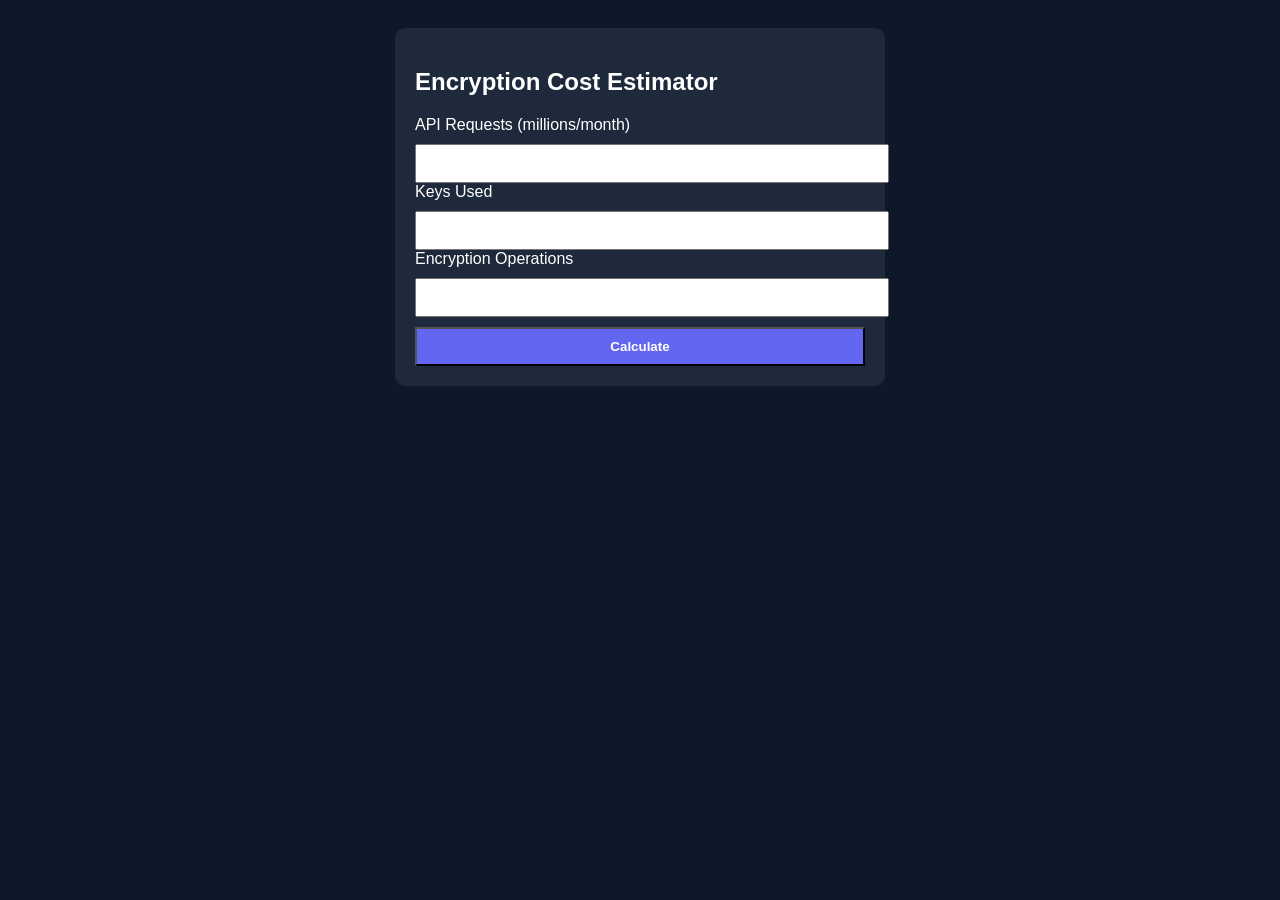
<file: encryption_cost_estimator/index.html>
<!DOCTYPE html>
<html>
<head>
<meta charset="UTF-8">
<title>encryption_cost_estimator</title>
<link rel="stylesheet" href="styles.css">
</head>
<body>
<div class="container">
<h2>Encryption Cost Estimator</h2>

<label>API Requests (millions/month)</label>
<input id="a" type="number">

<label>Keys Used</label>
<input id="b" type="number">

<label>Encryption Operations</label>
<input id="c" type="number">

<button onclick="calc()">Calculate</button>

<div id="result"></div>
</div>

<script src="script.js"></script>
</body>
</html>
</file>
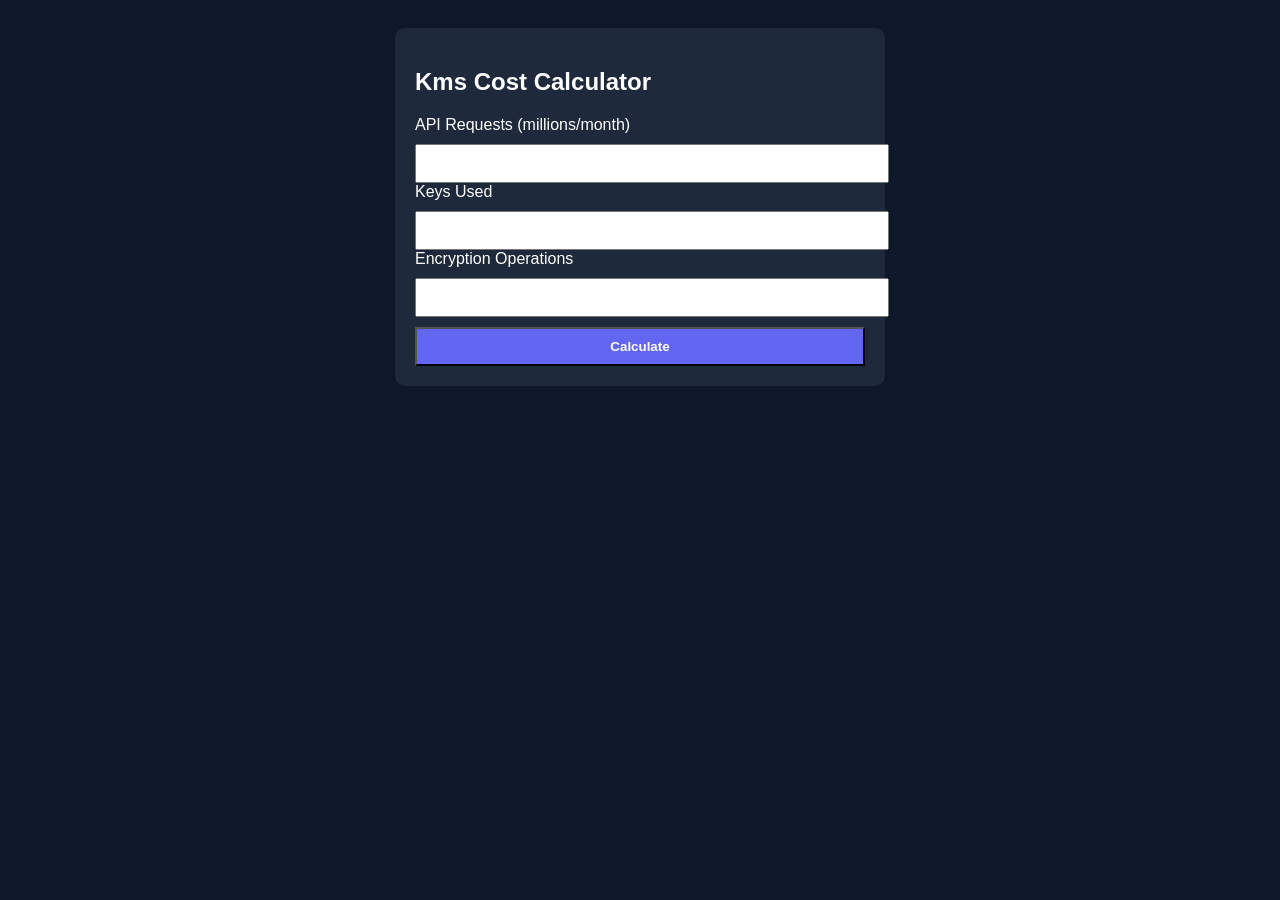
<file: kms_cost_calculator/index.html>
<!DOCTYPE html>
<html>
<head>
<meta charset="UTF-8">
<title>kms_cost_calculator</title>
<link rel="stylesheet" href="styles.css">
</head>
<body>
<div class="container">
<h2>Kms Cost Calculator</h2>

<label>API Requests (millions/month)</label>
<input id="a" type="number">

<label>Keys Used</label>
<input id="b" type="number">

<label>Encryption Operations</label>
<input id="c" type="number">

<button onclick="calc()">Calculate</button>

<div id="result"></div>
</div>

<script src="script.js"></script>
</body>
</html>
</file>
<file: encryption_cost_estimator/styles.css>
body{font-family:Arial;background:#0f172a;color:#fff;padding:20px;}
.container{max-width:450px;margin:auto;background:#1e293b;padding:20px;border-radius:10px;}
input,button{width:100%;margin-top:10px;padding:10px;}
button{background:#6366f1;color:#fff;font-weight:bold;}
</file>
<file: kms_cost_calculator/styles.css>
body{font-family:Arial;background:#0f172a;color:#fff;padding:20px;}
.container{max-width:450px;margin:auto;background:#1e293b;padding:20px;border-radius:10px;}
input,button{width:100%;margin-top:10px;padding:10px;}
button{background:#6366f1;color:#fff;font-weight:bold;}
</file>
